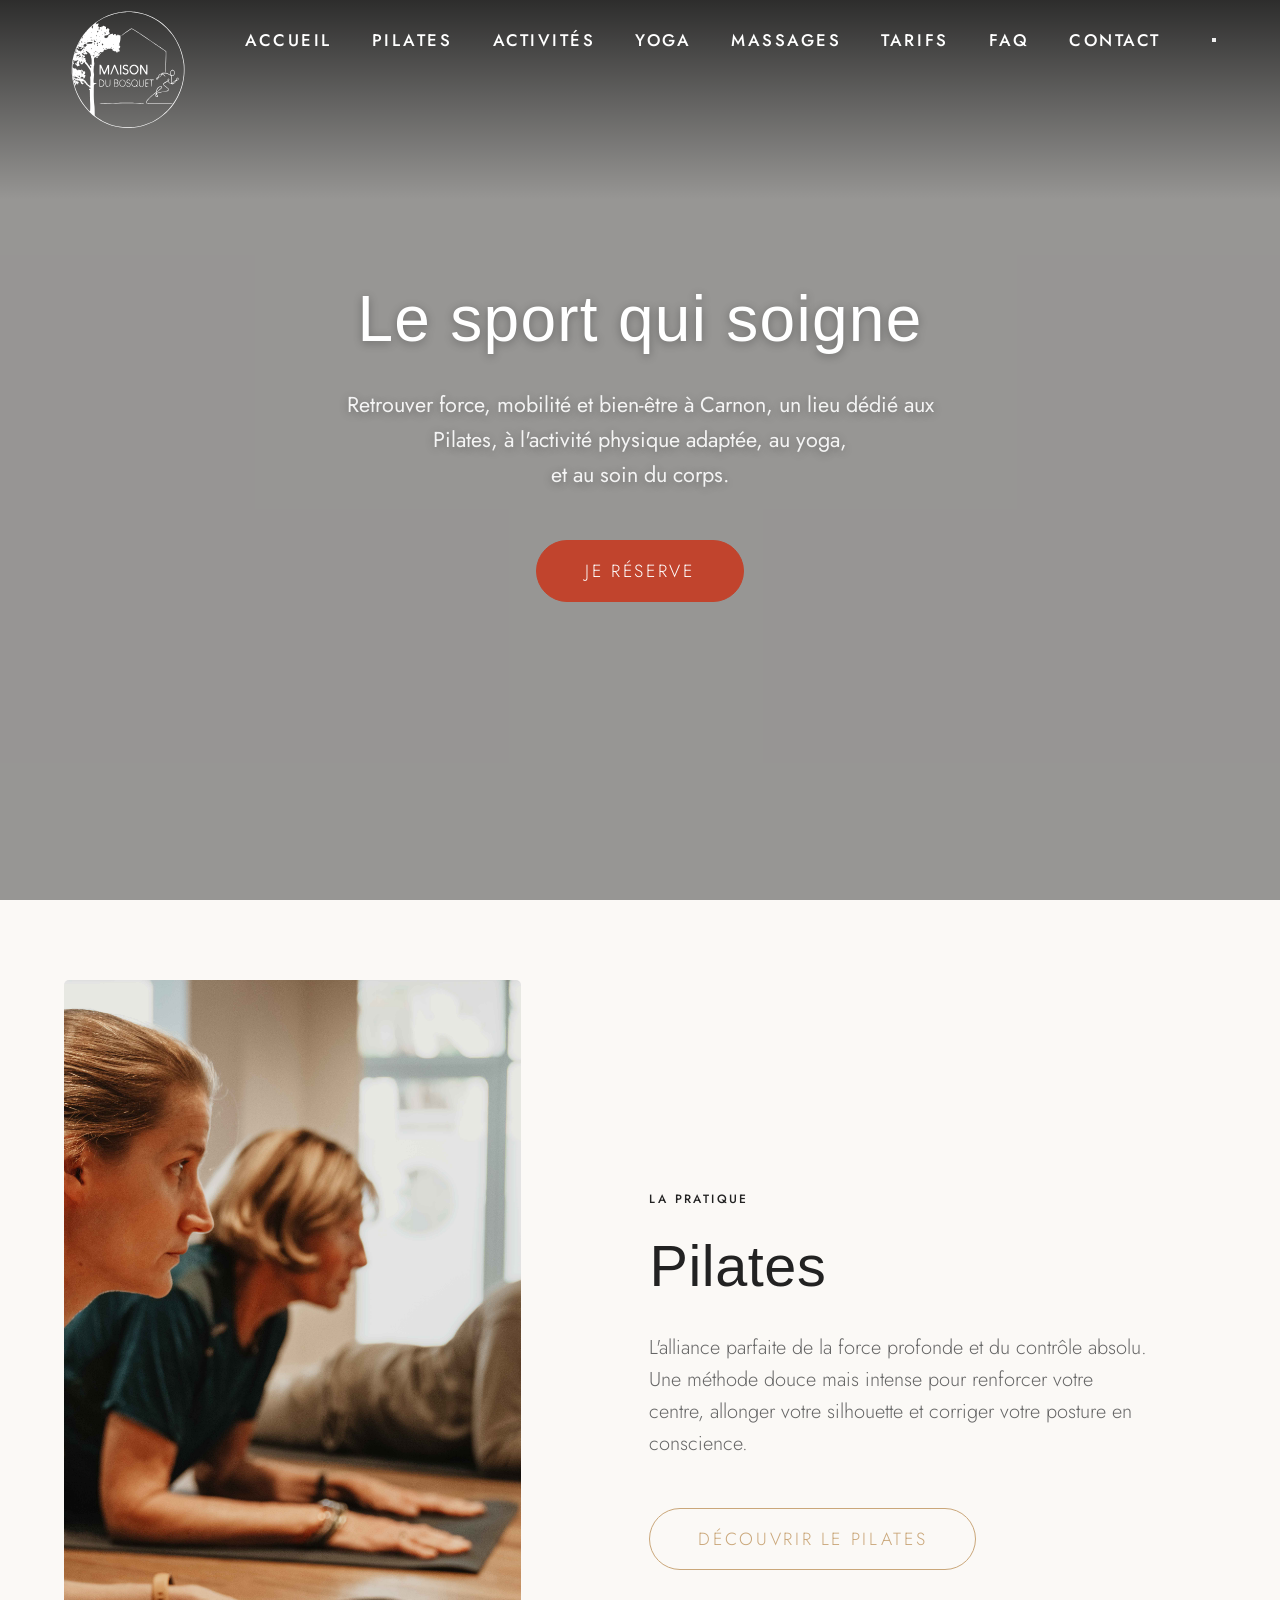
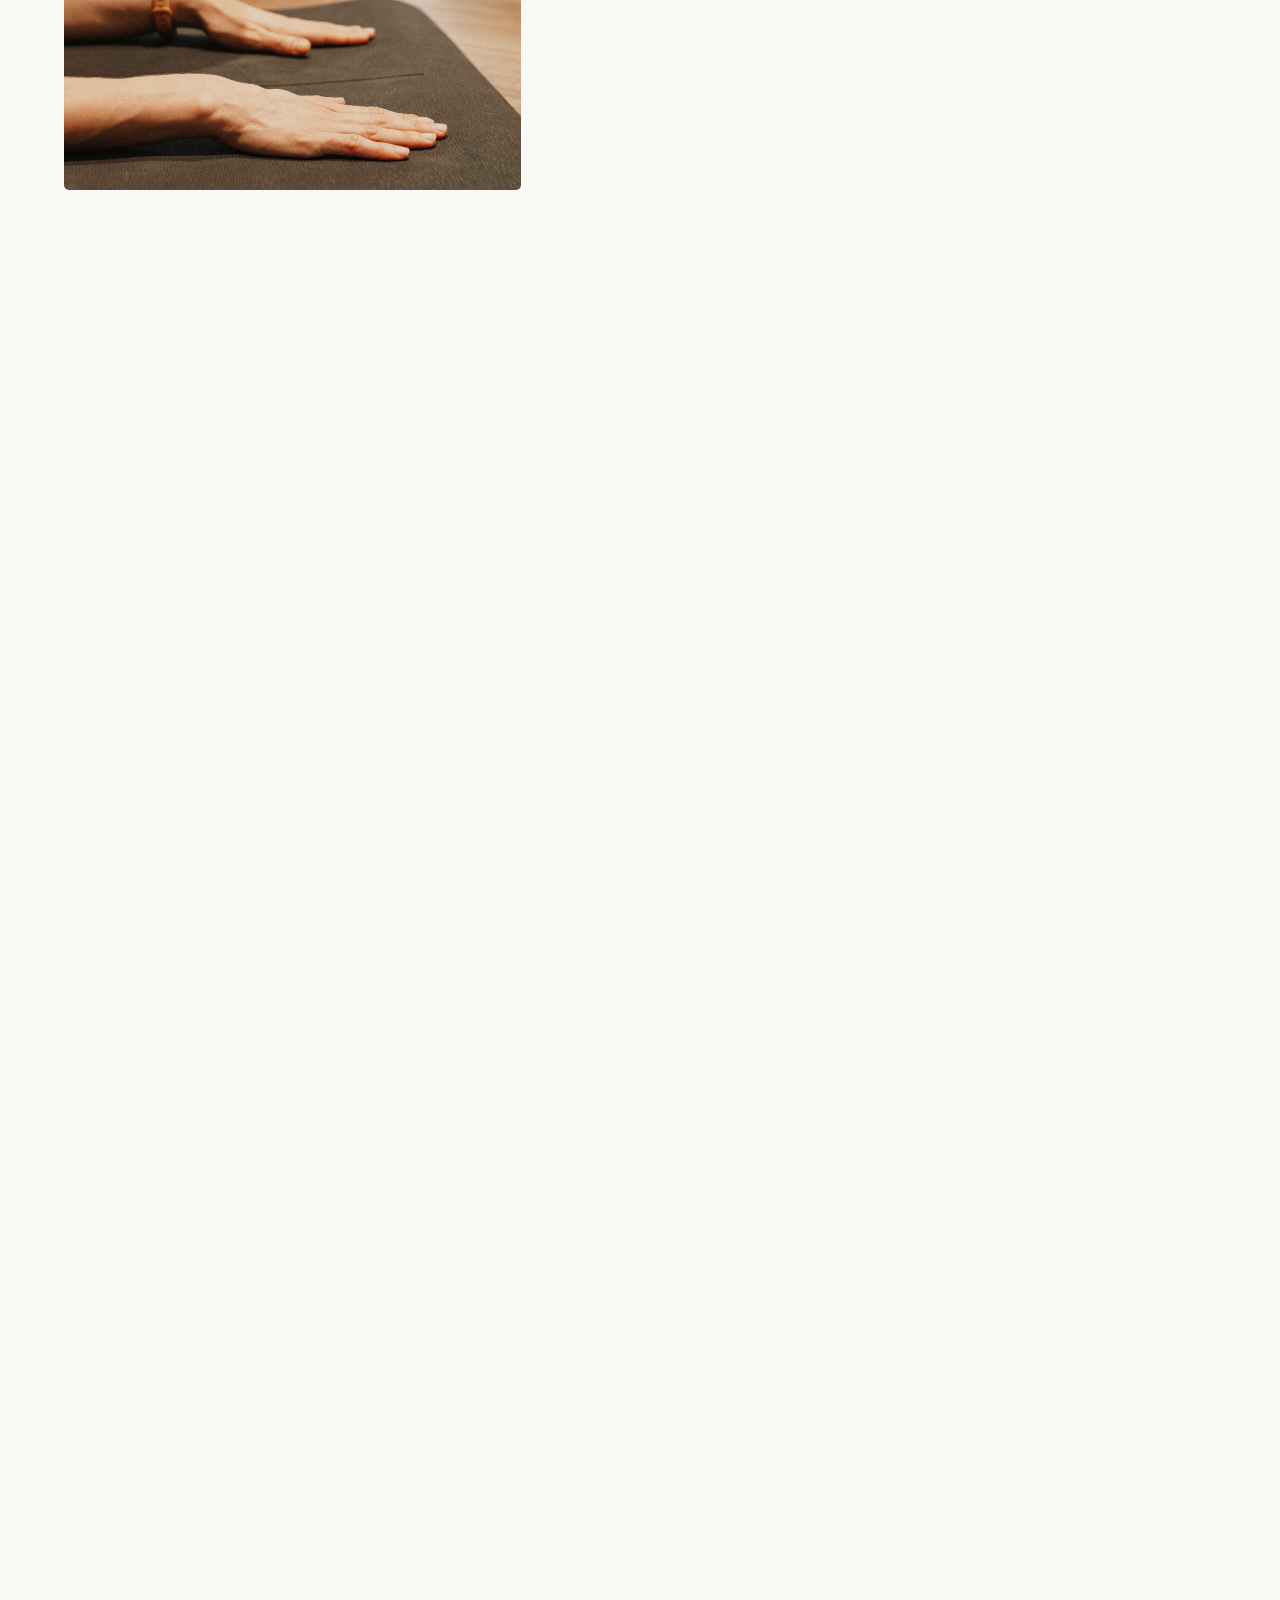
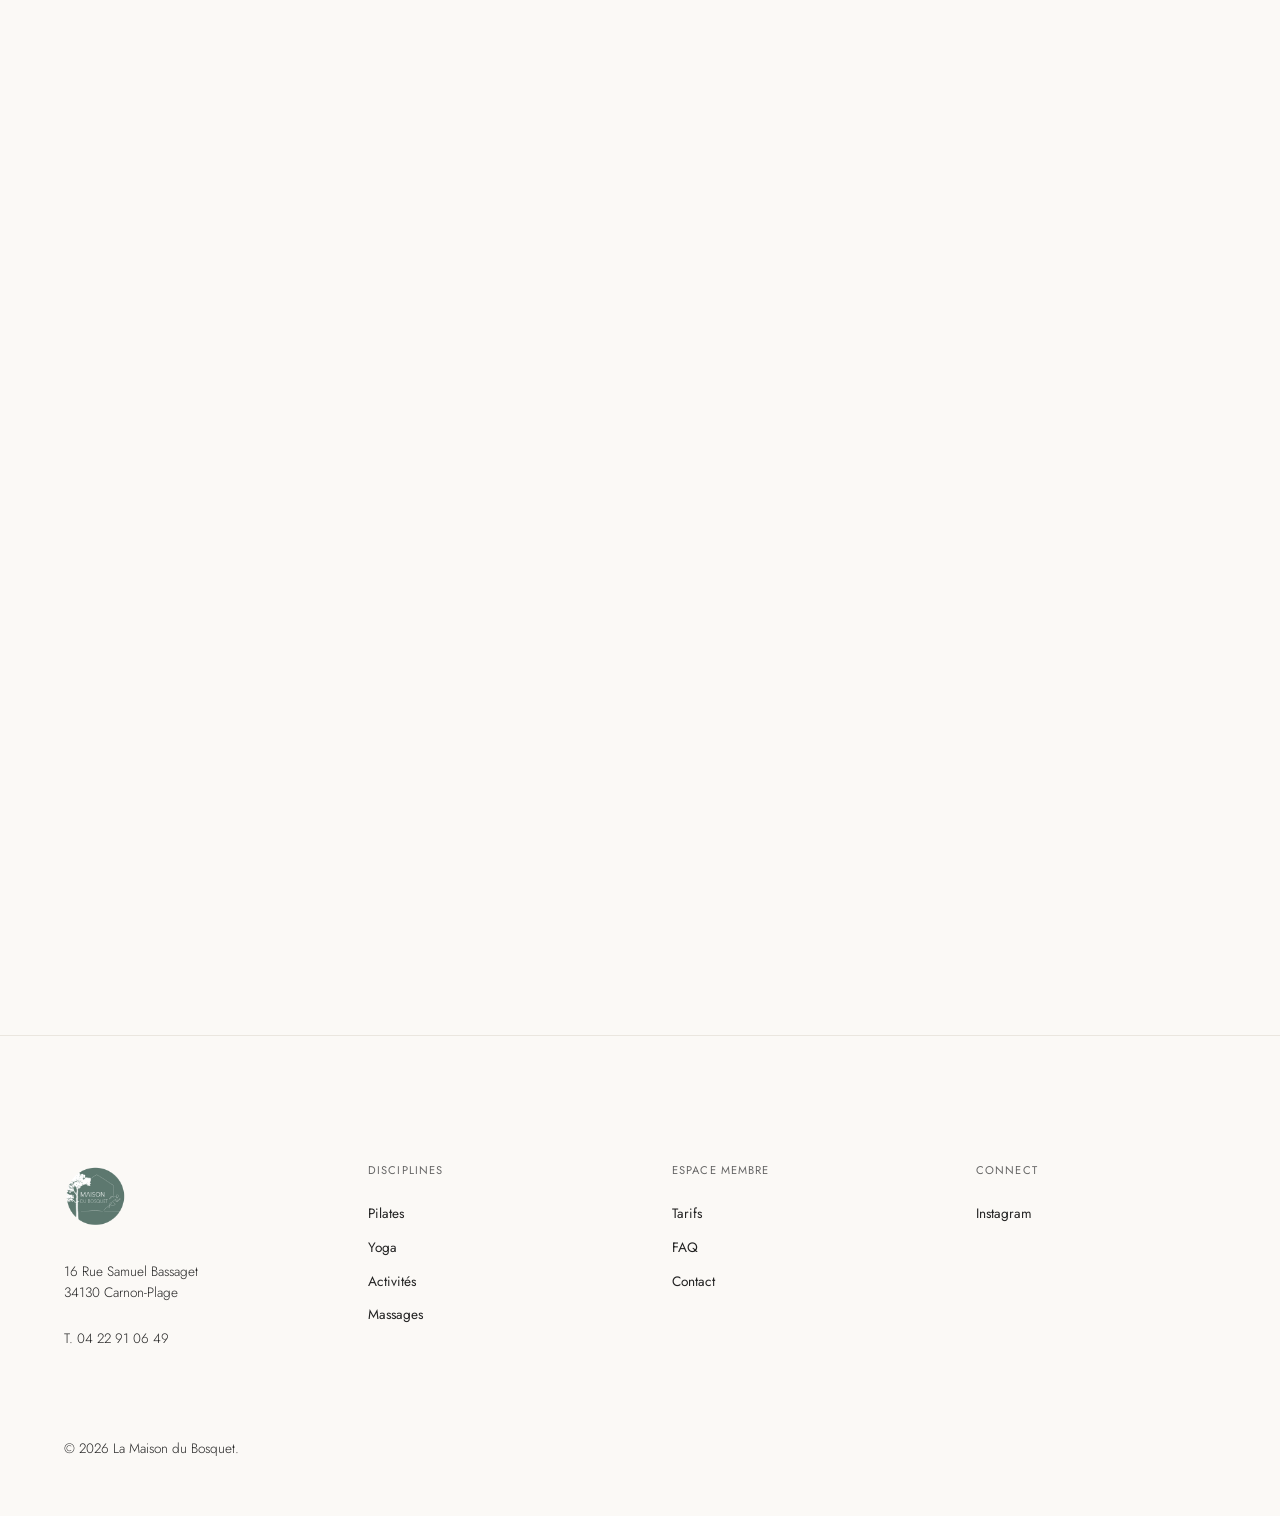
<file: index.html>
<!DOCTYPE html>
<html lang="fr">
<head>
  <meta charset="UTF-8">
  <meta name="viewport" content="width=device-width, initial-scale=1.0">
  <title>La Maison du Bosquet | Mouvement & Bien-être</title>
  <meta name="description" content="Une approche holistique du mouvement à Carnon-Plage. Pilates, Yoga, Massages et A.P.A dans un espace pensé pour la sérénité.">
  
  <link rel="stylesheet" href="style.css">
</head>
<body>

  <!-- HEADER -->
  <header class="site-header">
    <div class="container" style="display: flex; justify-content: space-between; align-items: center; width: 100%;">
      <div class="logo">
        <a href="index.html">
          <img src="Branding/MaisonDuBosquet_logo_vectorise_blanc.svg" alt="La Maison du Bosquet">
        </a>
      </div>
      
      <nav class="main-nav">
        <ul>
          <li><a href="index.html">Accueil</a></li>
          <li><a href="pilates.html">Pilates</a></li>
          <li><a href="training-apa.html">Activités</a></li>
          <li><a href="yoga.html">Yoga</a></li>
          <li><a href="massages.html">Massages</a></li>
          <li><a href="tarifs.html">Tarifs</a></li>
          <li><a href="faq.html">FAQ</a></li>
          <li><a href="contact.html">Contact</a></li>
        </ul>
      </nav>
      
      <a href="#offre-decouverte" class="btn btn-primary" style="display: none;">JE RÉSERVE</a>
      
      <button class="burger-btn" aria-label="Menu" aria-expanded="false">
        <div class="burger-line"></div>
        <div class="burger-line"></div>
        <div class="burger-line"></div>
      </button>
    </div>
  </header>

  <!-- MOBILE MENU -->
  <nav class="mobile-menu">
    <a href="index.html">Accueil</a>
    <a href="pilates.html">Pilates</a>
    <a href="training-apa.html">Activités</a>
    <a href="yoga.html">Yoga</a>
    <a href="massages.html">Massages</a>
    <a href="tarifs.html">Tarifs</a>
    <a href="faq.html">FAQ</a>
    <a href="contact.html">Contact</a>
    
  </nav>

  <!-- HERO (Video Fullscreen) -->
  <section class="luxury-hero">
    <div class="hero-video-wrapper">
      <video autoplay muted loop playsinline>
        <source src="Video/HeroVideo.mp4" type="video/mp4">
      </video>
      <div class="hero-video-overlay"></div>
    </div>
    
    <div class="hero-text-overlay reveal">
      <h1>Le sport qui soigne</h1>
      <p style="margin: 2rem auto 3rem;">Retrouver force, mobilité et bien-être à Carnon, un lieu dédié aux Pilates, à l'activité physique adaptée, au yoga,<br>et au soin du corps.</p>
      <a href="#offre-decouverte" class="btn btn-primary">JE RÉSERVE</a>
    </div>
  </section>

  <!-- EDITORIAL SPLIT: PILATES -->
  <section class="editorial-split container">
    <div class="editorial-img reveal">
      <img src="Photos/PILATES/Pilates04.jpg" alt="La méthode Pilates">
    </div>
    <div class="editorial-content reveal">
      <span class="sur-titre">La Pratique</span>
      <h2>Pilates</h2>
      <p>L'alliance parfaite de la force profonde et du contrôle absolu. Une méthode douce mais intense pour renforcer votre centre, allonger votre silhouette et corriger votre posture en conscience.</p>
      <div style="margin-top: 3rem; margin-bottom: 10px;">
        <a href="pilates.html" class="btn">Découvrir le Pilates</a>
      </div>
    </div>
  </section>

  <!-- EDITORIAL SPLIT: YOGA -->
  <section class="editorial-split reverse container" style="margin-top: 8rem;">
    <div class="editorial-img reveal">
      <img src="Photos/YOGA/Yoga04.jpg" alt="Séance de Yoga">
    </div>
    <div class="editorial-content reveal">
      <span class="sur-titre">L'Apaisement</span>
      <h2>Yoga</h2>
      <p>Reconnectez le corps et l'esprit à travers des pratiques classiques et du Hatha Yoga. Un espace pour respirer, retrouver de la flexibilité et ancrer votre sérénité au quotidien.</p>
      <div style="margin-top: 3rem; margin-bottom: 20px;">
        <a href="yoga.html" class="btn">Découvrir le Yoga</a>
      </div>
    </div>
  </section>

  <!-- CLEAN LIST: POURQUOI NOUS ? -->
  <section class="container reveal">
    <div class="text-center mb-4">
      <span class="sur-titre">Philosophie</span>
      <h2>Une approche sur-mesure</h2>
    </div>
    
    <div class="clean-list">
      <div class="clean-list-item">
        <h3>L'Intimité du groupe</h3>
        <p>Des effectifs très réduits pour garantir un accompagnement quasi-individuel et préserver la quiétude du lieu.</p>
      </div>
      <div class="clean-list-item">
        <h3>Expertise & Bienveillance</h3>
        <p>Nos professeurs sont des experts certifiés, dédiés à l'évolution de votre pratique dans le respect de votre anatomie.</p>
      </div>
      <div class="clean-list-item">
        <h3>Une vision holistique</h3>
        <p>Du renforcement musculaire profond (Pilates) à la récupération par le massage (Ko Bi Do, Réflexologie), tout est pensé pour votre équilibre.</p>
      </div>
    </div>
  </section>

  <!-- CTA BANNER -->
  <section id="offre-decouverte" class="cta-banner reveal" style="z-index: 2;" style="padding-top: 5rem;">
    <span class="sur-titre">Invitation</span>
    <h2>Commencez votre voyage</h2>
    
    <div style="background: var(--color-white); border-radius: 30px; padding: 4rem 2rem; max-width: 500px; margin: 3rem auto 0; border: 1px solid rgba(193, 68, 45, 0.2); box-shadow: 0 10px 50px rgba(193, 68, 45, 0.25);">
      <h3 style="font-family: var(--font-body); font-weight: 400; font-size: 1.2rem; margin-bottom: 1rem; text-transform: uppercase; letter-spacing: 0.1em;">Offre Découverte</h3>
      <p style="font-size: 1.5rem; color: var(--color-text); margin-bottom: 3rem; font-weight: 300;">Profitez de votre première séance à <strong>10€</strong></p>
      <a href="https://backoffice.bsport.io/customer/payment/pass/768179/?membership=2561&amp;force=true" target="_blank" class="btn btn-primary" style="width: 100%;">JE RÉSERVE</a>
    </div>
  </section>

  <!-- FOOTER -->
  <footer class="site-footer">
    <div class="container">
      <div class="footer-grid">
        <div>
          <img src="Branding/LogoVert.png" alt="Logo" style="height: 65px; margin-bottom: 2rem;">
          <p>16 Rue Samuel Bassaget<br>34130 Carnon-Plage</p>
          <p style="margin-top: 1rem;">T. 04 22 91 06 49</p>
        </div>
        
        <div>
          <h4>Disciplines</h4>
          <ul>
            <li style="margin-bottom: 0.5rem;"><a href="pilates.html">Pilates</a></li>
            <li style="margin-bottom: 0.5rem;"><a href="yoga.html">Yoga</a></li>
            <li style="margin-bottom: 0.5rem;"><a href="training-apa.html">Activités</a></li>
            <li style="margin-bottom: 0.5rem;"><a href="massages.html">Massages</a></li>
          </ul>
        </div>

        <div>
          <h4>Espace Membre</h4>
          <ul>
            <li style="margin-bottom: 0.5rem;"><a href="tarifs.html">Tarifs</a></li>
            <li style="margin-bottom: 0.5rem;"><a href="faq.html">FAQ</a></li>
            <li style="margin-bottom: 0.5rem;"><a href="contact.html">Contact</a></li>
          </ul>
        </div>
        
        <div>
          <h4>Connect</h4>
          <ul>
            <li><a href="https://www.instagram.com/maisondubosquet/" target="_blank">Instagram</a></li>
          </ul>
        </div>
      </div>
      <div class="footer-bottom">
        <p>&copy; 2026 La Maison du Bosquet.</p>
      </div>
    </div>
  </footer>

  <script>
    // Reveal Animations
    const observer = new IntersectionObserver((entries) => {
      entries.forEach(entry => {
        if (entry.isIntersecting) {
          entry.target.classList.add('visible');
        }
      });
    }, { threshold: 0.15 });

    document.querySelectorAll('.reveal').forEach(el => observer.observe(el));

    // Header Scroll Logic
    window.addEventListener('scroll', () => {
      const header = document.querySelector('.site-header');
      if(window.scrollY > 50) {
        header.classList.add('scrolled');
      } else {
        header.classList.remove('scrolled');
      }
    });

    // Mobile Menu
    const burger = document.querySelector('.burger-btn');
    const menu = document.querySelector('.mobile-menu');
    burger.addEventListener('click', () => {
      menu.classList.toggle('open');
      document.querySelector('.site-header').classList.toggle('menu-open');
      const lines = burger.querySelectorAll('.burger-line');
      if (menu.classList.contains('open')) {
        lines[0].style.transform = 'rotate(45deg) translate(5px, 5px)';
        lines[2].style.transform = 'rotate(-45deg) translate(2px, -2px)';
      } else {
        lines[0].style.transform = 'none';
        lines[2].style.transform = 'none';
      }
    });
  
    // Parallax and global reveal
    document.querySelectorAll("section:not(.reveal)").forEach(el => {
      el.classList.add("reveal");
      observer.observe(el);
    });


  </script>
</body>
</html>
</file>
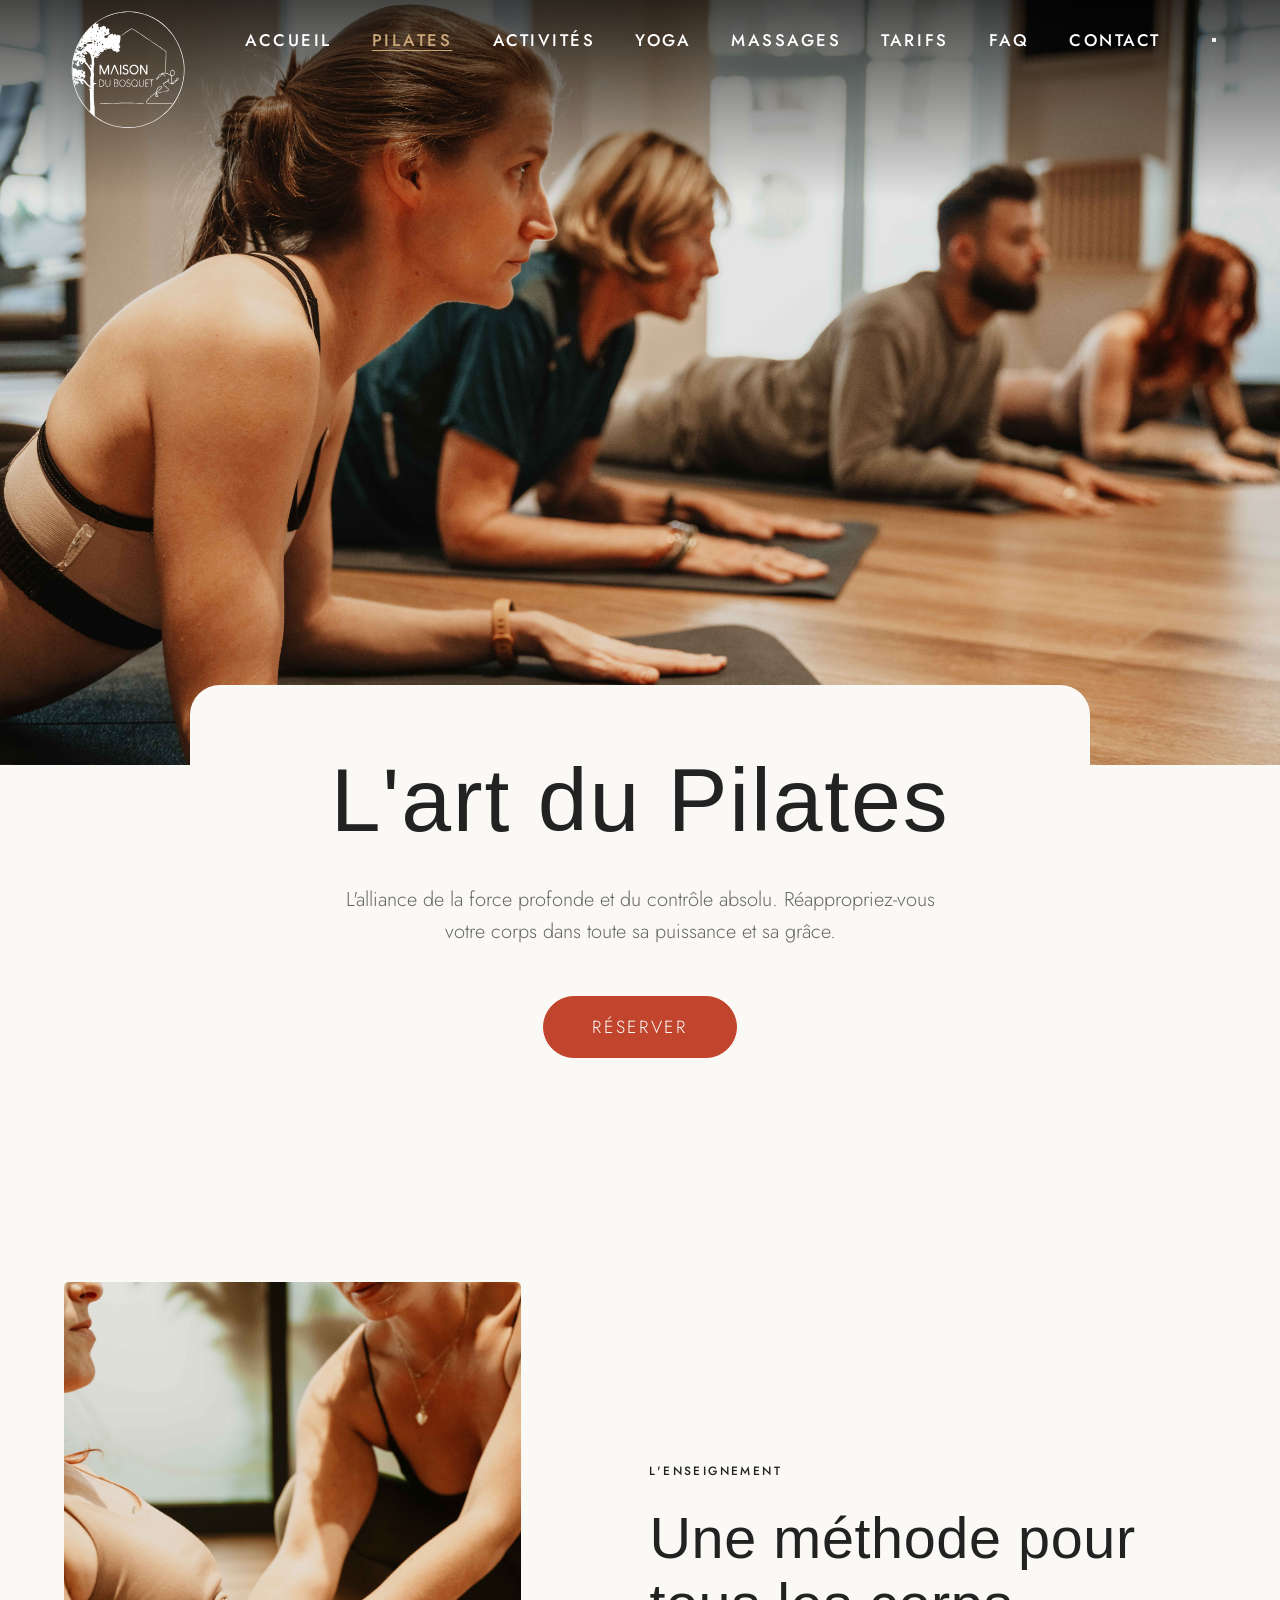
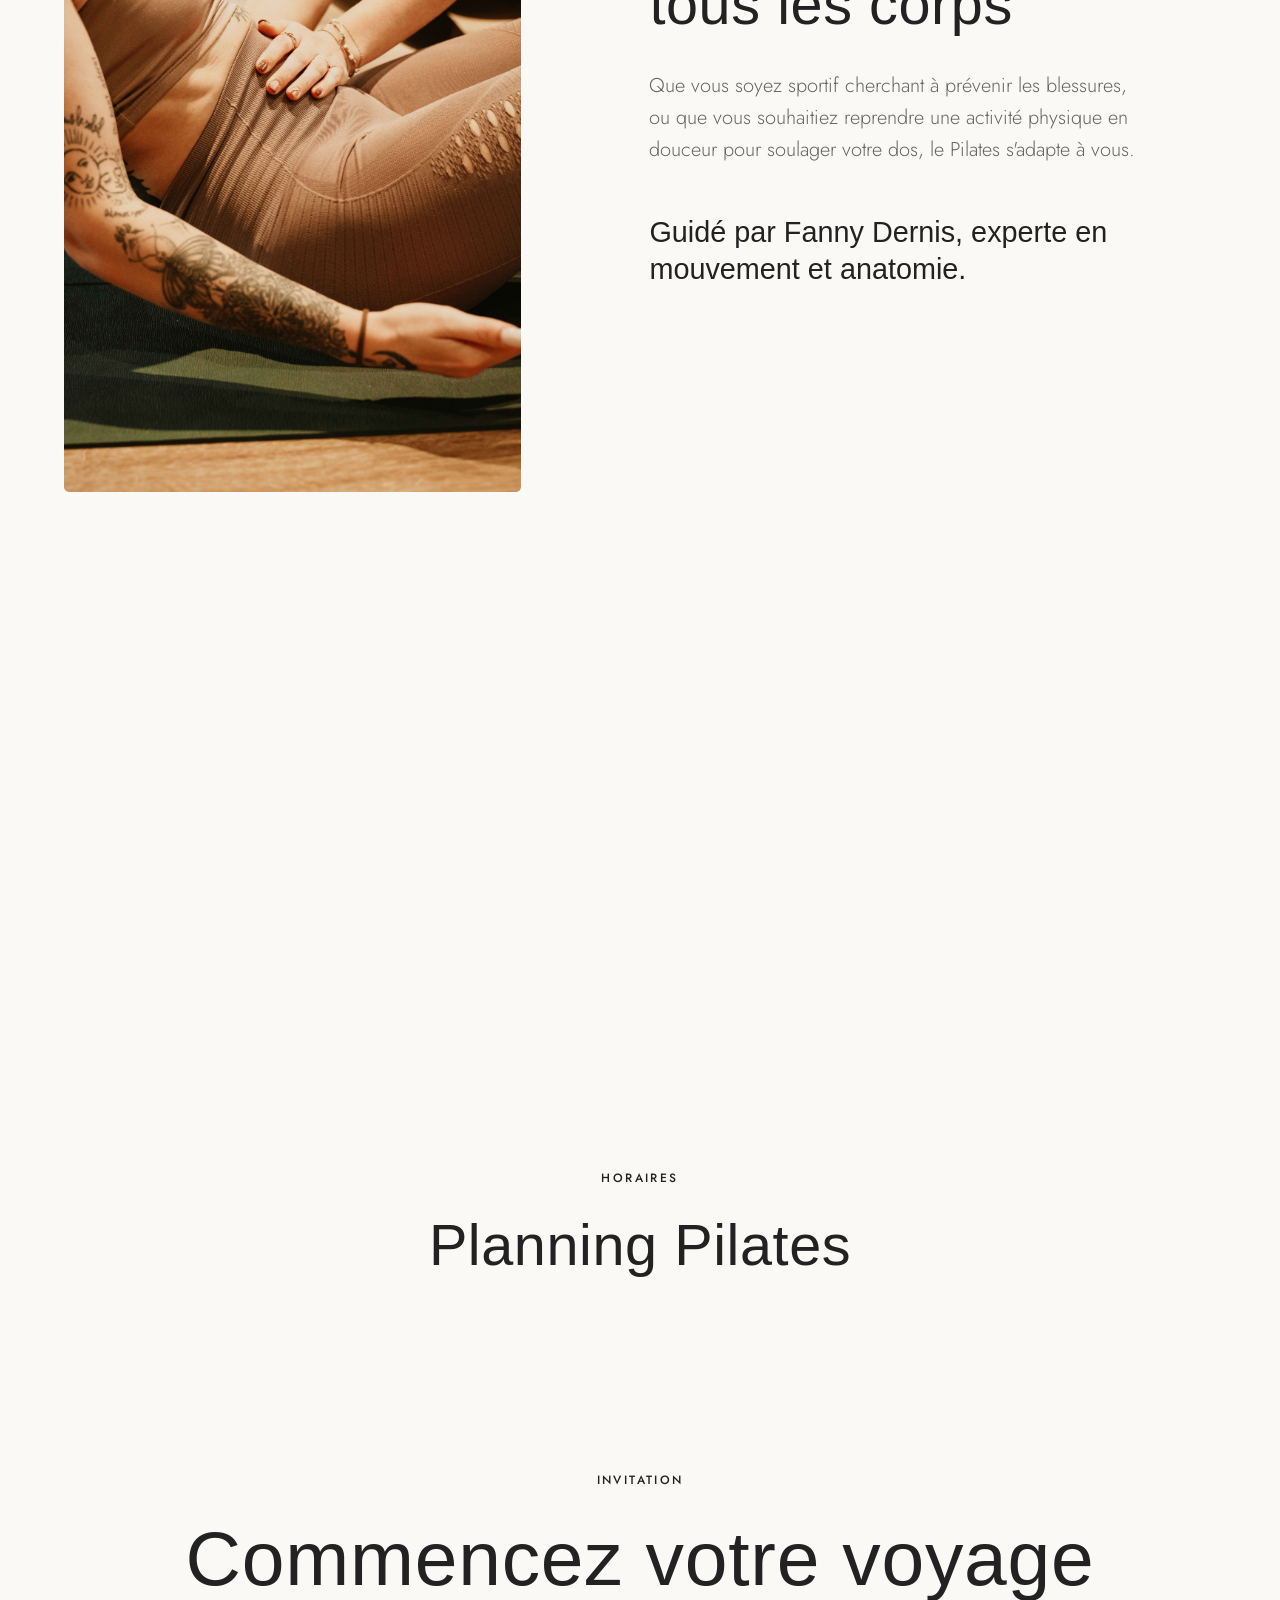
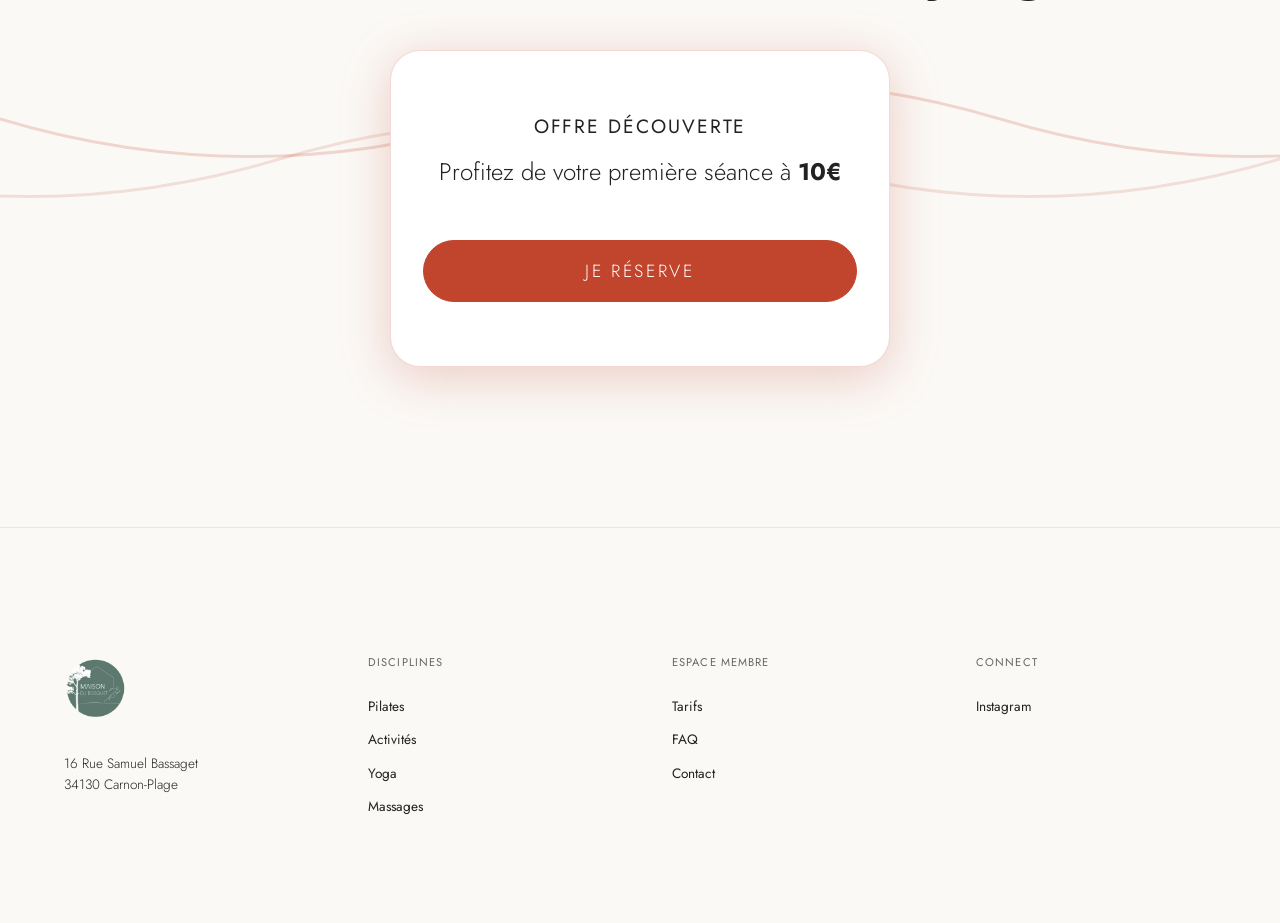
<file: pilates.html>
<!DOCTYPE html>
<html lang="fr">
<head>
  <meta charset="UTF-8">
  <meta name="viewport" content="width=device-width, initial-scale=1.0">
  <title>Pilates | La Maison du Bosquet</title>
  <meta name="description" content="Découvrez notre approche du Pilates à La Maison du Bosquet.">
  
  <link rel="stylesheet" href="style.css">
</head>
<body>

  <!-- HEADER -->
  <header class="site-header">
    <div class="container" style="display: flex; justify-content: space-between; align-items: center; width: 100%;">
      <div class="logo">
        <a href="index.html">
          <img src="Branding/MaisonDuBosquet_logo_vectorise_blanc.svg" alt="La Maison du Bosquet">
        </a>
      </div>
      
      <nav class="main-nav">
        <ul>
          <li><a href="index.html">Accueil</a></li>
          <li><a href="pilates.html" class="active">Pilates</a></li>
          <li><a href="training-apa.html">Activités</a></li>
          <li><a href="yoga.html">Yoga</a></li>
          <li><a href="massages.html">Massages</a></li>
          <li><a href="tarifs.html">Tarifs</a></li>
          <li><a href="faq.html">FAQ</a></li>
          <li><a href="contact.html">Contact</a></li>
        </ul>
      </nav>
      
      <button class="burger-btn" aria-label="Menu" aria-expanded="false">
        <div class="burger-line"></div>
        <div class="burger-line"></div>
        <div class="burger-line"></div>
      </button>
    </div>
  </header>

  <!-- MOBILE MENU -->
  <nav class="mobile-menu">
    <a href="index.html">Accueil</a>
    <a href="pilates.html" class="active">Pilates</a>
    <a href="training-apa.html">Activités</a>
    <a href="yoga.html">Yoga</a>
    <a href="massages.html">Massages</a>
    <a href="tarifs.html">Tarifs</a>
    <a href="faq.html">FAQ</a>
    <a href="contact.html">Contact</a>
    
  </nav>

  <!-- HERO (Full bleed) -->
  <section style="padding: 0; margin-bottom: 10rem;">
    <div class="hero-image-wrapper" style="height: 85vh; width: 100%; overflow: hidden;">
      <img src="Photos/PILATES/Pilates04.jpg" alt="Séance de Pilates" style="width: 100%; height: 100%; object-fit: cover; object-position: center 30%;">
    </div>
    
    <div class="container text-center reveal" style="margin-top: -5rem; position: relative; z-index: 2; background: var(--color-bg); padding: 4rem 2rem; max-width: 900px; border-radius: 30px;">
      <h1>L'art du Pilates</h1>
      <p style="margin: 2rem auto 3rem;">L'alliance de la force profonde et du contrôle absolu. Réappropriez-vous votre corps dans toute sa puissance et sa grâce.</p>
      <a href="#offre-decouverte" class="btn btn-primary">RÉSERVER</a>
    </div>
  </section>

  <!-- EDITORIAL SPLIT -->
  <section class="editorial-split container">
    <div class="editorial-img reveal">
      <img src="Photos/PILATES/Pilates03.jpg" alt="Fanny Dernis">
    </div>
    <div class="editorial-content reveal">
      <span class="sur-titre">L'Enseignement</span>
      <h2>Une méthode pour tous les corps</h2>
      <p>Que vous soyez sportif cherchant à prévenir les blessures, ou que vous souhaitiez reprendre une activité physique en douceur pour soulager votre dos, le Pilates s'adapte à vous.</p>
      <p style="margin-top: 3rem; font-family: var(--font-heading); font-size: 1.8rem; color: var(--color-text); line-height: 1.3;">Guidé par Fanny Dernis, experte en mouvement et anatomie.</p>
    </div>
  </section>

  <!-- CLEAN LIST: BENEFICES -->
  <section class="container reveal">
    <div class="text-center mb-4">
      <span class="sur-titre">Bénéfices</span>
      <h2>Transformation profonde</h2>
    </div>
    
    <div class="clean-list">
      <div class="clean-list-item">
        <h3>Posture Alignée</h3>
        <p>Réalignez votre corps et corrigez les mauvaises postures en travaillant les muscles stabilisateurs profonds.</p>
      </div>
      <div class="clean-list-item">
        <h3>Soulagement Dorsal</h3>
        <p>Renforcez les muscles de soutien de la colonne pour prévenir et apaiser les douleurs chroniques.</p>
      </div>
      <div class="clean-list-item">
        <h3>Force Interne & Mobilité</h3>
        <p>Gagnez en amplitude articulaire, en grâce de mouvement et en élasticité musculaire globale.</p>
      </div>
    </div>
  </section>

  <!-- WIDGET PLANNING -->
  <section id="planning" class="container reveal" style="margin-top: 3rem;">
    <div class="text-center mb-4">
      <span class="sur-titre">Horaires</span>
      <h2>Planning Pilates</h2>
    </div>
    
    <div id="bsport-widget-221990" style="max-width: 1200px; margin: 0 auto; max-height: 650px; overflow-y: auto; overflow-x: hidden;"></div>
    
    <script id="insert-bsport-widget-cdn">!function (b, s, p, o, r, t) { typeof window.BsportWidget === "undefined" && !document.getElementById("bsport-widget-cdn") && !function () { m = b.createElement(s), m.id = "bsport-widget-cdn", m.src = p, b.getElementsByTagName("head")[0].appendChild(m) }() }(document, "script", "https://cdn.bsport.io/scripts/widget.js")</script>
    <script id="bsport-widget-mount">
        function MountBsportWidget(config, repeat=1) {
            if (repeat > 50) { return }
            if (!window.BsportWidget) {
                return setTimeout(() => {
                    MountBsportWidget(config,repeat+1)
                }, 100 * repeat || 1)
            }
            BsportWidget.mount(config)
        }
    </script>
    <script>
        MountBsportWidget({
                "parentElement": "bsport-widget-221990",
                "companyId": 2561,
                "franchiseId": null,
                "dialogMode": 1,
                "widgetType": "calendar", 
                "showFab": false,
                "fullScreenPopup": false,
                "styles":undefined,
                "config": {
                    "calendar": {                "metaActivities": [
                    122707,
                    165592
                ],
                "establishments": [
                    9788,
                    9787,
                    9790
                ],
                "establishmentGroups": [],
                "levels": [
                    1
                ]}
                }  
            })
    </script>
  </section>

    <!-- CTA BANNER -->
  <section id="offre-decouverte" class="cta-banner reveal" style="z-index: 2;" style="padding-top: 5rem;">
    <span class="sur-titre">Invitation</span>
    <h2>Commencez votre voyage</h2>
    
    <div style="background: var(--color-white); border-radius: 30px; padding: 4rem 2rem; max-width: 500px; margin: 3rem auto 0; border: 1px solid rgba(193, 68, 45, 0.2); box-shadow: 0 10px 50px rgba(193, 68, 45, 0.25);">
      <h3 style="font-family: var(--font-body); font-weight: 400; font-size: 1.2rem; margin-bottom: 1rem; text-transform: uppercase; letter-spacing: 0.1em;">Offre Découverte</h3>
      <p style="font-size: 1.5rem; color: var(--color-text); margin-bottom: 3rem; font-weight: 300;">Profitez de votre première séance à <strong>10€</strong></p>
      <a href="https://backoffice.bsport.io/customer/payment/pass/768179/?membership=2561&amp;force=true" target="_blank" class="btn btn-primary" style="width: 100%;">JE RÉSERVE</a>
    </div>
  </section>

  <!-- FOOTER -->
  <footer class="site-footer">
    <!-- Identique à index.html -->
    <div class="container">
      <div class="footer-grid">
        <div>
          <img src="Branding/LogoVert.png" alt="Logo" style="height: 65px; margin-bottom: 2rem;">
          <p>16 Rue Samuel Bassaget<br>34130 Carnon-Plage</p>
        </div>
        <div>
          <h4>Disciplines</h4>
          <ul>
            <li style="margin-bottom: 0.5rem;"><a href="pilates.html">Pilates</a></li>
            <li style="margin-bottom: 0.5rem;"><a href="training-apa.html">Activités</a></li>
            <li style="margin-bottom: 0.5rem;"><a href="yoga.html">Yoga</a></li>
            <li style="margin-bottom: 0.5rem;"><a href="massages.html">Massages</a></li>
          </ul>
        </div>
        <div>
          <h4>Espace Membre</h4>
          <ul>
            <li style="margin-bottom: 0.5rem;"><a href="tarifs.html">Tarifs</a></li>
            <li style="margin-bottom: 0.5rem;"><a href="faq.html">FAQ</a></li>
            <li style="margin-bottom: 0.5rem;"><a href="contact.html">Contact</a></li>
          </ul>
        </div>
        <div>
          <h4>Connect</h4>
          <ul>
            <li><a href="https://www.instagram.com/maisondubosquet/" target="_blank">Instagram</a></li>
          </ul>
        </div>
      </div>
    </div>
  </footer>

  <script>
    const observer = new IntersectionObserver((entries) => {
      entries.forEach(entry => {
        if (entry.isIntersecting) entry.target.classList.add('visible');
      });
    }, { threshold: 0.15 });

    document.querySelectorAll('.reveal').forEach(el => observer.observe(el));

    window.addEventListener('scroll', () => {
      const header = document.querySelector('.site-header');
      if(window.scrollY > 50) {
        header.classList.add('scrolled');
      } else {
        header.classList.remove('scrolled');
      }
    });

    const burger = document.querySelector('.burger-btn');
    const menu = document.querySelector('.mobile-menu');
    burger.addEventListener('click', () => {
      menu.classList.toggle('open');
      document.querySelector('.site-header').classList.toggle('menu-open');
      const lines = burger.querySelectorAll('.burger-line');
      if (menu.classList.contains('open')) {
        lines[0].style.transform = 'rotate(45deg) translate(5px, 5px)';
        lines[2].style.transform = 'rotate(-45deg) translate(2px, -2px)';
      } else {
        lines[0].style.transform = 'none';
        lines[2].style.transform = 'none';
      }
    });
  
    // Parallax and global reveal
    document.querySelectorAll("section:not(.reveal)").forEach(el => {
      el.classList.add("reveal");
      observer.observe(el);
    });


  </script>
</body>
</html>
</file>
<file: style.css>
/* ==========================================================================
   VARIABLES CSS (LUXURY WELLNESS - HOTEL STYLE)
   Mix: 50% Sky Ting, 30% The Pilates Class, 20% Ourano Yoga
   ========================================================================== */
@import url('https://fonts.googleapis.com/css2?family=Cinzel:wght@400;500;600&family=Jost:wght@300;400;500&display=swap');

:root {
  /* Colors - Ultra minimaliste */
  --color-bg: #FBF9F6; /* Crème très clair, poudré */
  --color-text: #222222; /* Noir profond mais doux (pas #000) */
  --color-text-light: #666666; /* Gris chaud pour les descriptions */
  
  /* L'accent demandé par le client */
  --color-accent: #C1442D; /* Rouge/Orange vibrant */
  
  --color-white: #FFFFFF;
  --color-border: #EAE6DF; /* Bordure presque invisible */

  /* Typography - Très mode / hôtellerie */
  --font-heading: Avenir, sans-serif; /* Avenir comme demandé */
  --font-body: 'Jost', sans-serif; /* Sans-serif géométrique, fin, très "The Pilates Class" */

  /* Layout & Spacing - Le "vide" est notre meilleur atout */
  --header-height: 80px;
  --header-scrolled-height: 60px;
  --container-max: 1400px;
  --container-px: 5vw;
  --spacing-section: 15rem; /* Marges gigantesques */
  --spacing-section-mobile: 8rem;

  /* Timings */
  --transition-slow: 0.8s cubic-bezier(0.25, 1, 0.5, 1);
  --transition-fast: 0.3s ease;
}

/* ==========================================================================
   RESET & BASE
   ========================================================================== */
*, *::before, *::after {
  box-sizing: border-box;
  margin: 0;
  padding: 0;
}

html {
  font-size: 16px;
  scroll-behavior: smooth;
  overflow-x: hidden;
}

body {
  font-family: var(--font-body);
  color: var(--color-text);
  background-color: var(--color-bg);
  line-height: 1.6;
  -webkit-font-smoothing: antialiased;
  -moz-osx-font-smoothing: grayscale;
  overflow-x: hidden;
  width: 100%;
  position: relative;
}

/* Typography Rules */
h1, h2, h3, h4, h5, h6 {
  font-family: var(--font-heading);
  font-weight: 400;
  line-height: 1.15;
  color: var(--color-text);
}

h1 {
  font-size: clamp(3rem, 7vw, 6rem);
  letter-spacing: 0.02em;
}

h2 {
  font-size: clamp(2rem, 4.5vw, 4.5rem);
  letter-spacing: 0.01em;
  margin-bottom: 2rem;
}

h3 {
  font-size: clamp(1.2rem, 2.5vw, 1.8rem);
  font-weight: 500;
  margin-bottom: 1rem;
}

p {
  font-size: 1.25rem;
  font-weight: 300;
  color: var(--color-text-light);
  margin-bottom: 1.5rem;
  max-width: 600px; /* Ne jamais avoir de lignes de texte trop longues */
}

/* Le sur-titre style "magazine" (très The Pilates Class) */
.sur-titre {
  font-family: var(--font-body);
  text-transform: uppercase;
  letter-spacing: 0.2em;
  font-size: 0.75rem;
  font-weight: 500;
  color: var(--color-text);
  margin-bottom: 1.5rem;
  display: block;
}

a {
  color: inherit;
  text-decoration: none;
  transition: opacity var(--transition-fast);
}

@media (hover: hover) {
  a:hover {
    opacity: 0.6;
  }
}

ul {
  list-style: none;
}

img {
  max-width: 100%;
  height: auto;
  display: block;
}

/* ==========================================================================
   LAYOUT
   ========================================================================== */
.container {
  width: 100%;
  max-width: var(--container-max);
  margin: 0 auto;
  padding: 0 var(--container-px);
}

section {
  padding: var(--spacing-section) 0;
}

@media (max-width: 768px) {
  section {
    padding: var(--spacing-section-mobile) 0;
  }
}

.text-center { text-align: center; }
.text-center p { margin-left: auto; margin-right: auto; }

/* ==========================================================================
   HEADER
   ========================================================================== */
.site-header {
  position: fixed;
  top: 0;
  left: 0;
  width: 100%;
  height: var(--header-height);
  z-index: 100;
  display: flex;
  align-items: center;
  transition: all var(--transition-slow);
  background: transparent;
  color: var(--color-white);
  border-bottom: none;
}

.site-header.scrolled {
  background: #5C786F;
  height: var(--header-scrolled-height);
}

/* Logo beaucoup plus grand au repos */
.logo img {
  height: 130px;
  transition: all var(--transition-fast);
  margin-top: 60px; /* Pousse le logo encore plus vers le bas */
  image-rendering: high-quality; /* Améliore le lissage */
  -webkit-font-smoothing: antialiased;
  transform: translateZ(0); /* Force l'accélération matérielle */
}

.site-header.scrolled .logo img {
  height: 40px; /* Revient petit sur le bandeau sauge */
  margin-top: 0px; /* Le replace au centre lors du scroll */
}

.main-nav ul {
  display: flex;
  gap: 2.5rem;
}

.main-nav a {
  font-family: var(--font-body);
  font-size: 1.05rem;
  text-transform: uppercase;
  letter-spacing: 0.15em;
  font-weight: 500;
  position: relative;
  color: var(--color-white);
}

.main-nav a.active {
  color: #caa77a !important;
  text-decoration: underline;
  text-underline-offset: 4px;
  opacity: 1;
}

@media (hover: hover) {
  .main-nav a:hover {
    color: #caa77a !important;
    text-decoration: underline;
    text-underline-offset: 4px;
    opacity: 1;
  }
}

/* ==========================================================================
   BUTTONS (Accent Terracotta)
   ========================================================================== */
.btn {
  display: inline-flex;
  align-items: center;
  justify-content: center;
  padding: 1rem 3rem;
  font-family: var(--font-body);
  text-transform: uppercase;
  letter-spacing: 0.15em;
  font-size: 1.1rem;
  font-weight: 300;
  border: 1px solid #caa77a;
  background: transparent;
  color: #caa77a;
  cursor: pointer;
  transition: all var(--transition-fast);
  border-radius: 50px; /* Boutons totalement arrondis */
}

@media (hover: hover) {
  .btn:hover {
    background: #caa77a;
    color: var(--color-white);
  }
}

/* Le bouton principal prend l'accent Terracotta demandé */
.btn-primary {
  background: var(--color-accent);
  border-color: var(--color-accent);
  color: var(--color-white);
}

@media (hover: hover) {
  .btn-primary:hover {
    background: transparent;
    color: var(--color-accent);
  }
}

/* ==========================================================================
   HERO (Video Fullscreen)
   ========================================================================== */
.luxury-hero {
  position: relative;
  height: 100vh;
  width: 100%;
  display: flex;
  align-items: center;
  justify-content: center;
  /* Retrait du padding-top pour que la vidéo aille jusqu'en haut sous le header */
  padding-top: 0; 
  margin-bottom: 5rem;
}

.hero-video-wrapper {
  position: absolute;
  inset: 0;
  width: 100%;
  height: 100%;
  overflow: hidden;
  z-index: 0;
}

.hero-video-wrapper video {
  width: 100%;
  height: 100%;
  object-fit: cover;
  object-position: center;
  animation: kenBurns 30s infinite alternate ease-in-out;
}

/* Recadrage spécifique pour mobile pour ne pas couper la tête */
@media (max-width: 768px) {
  .hero-video-wrapper video {
    object-position: center 0%; /* Calage absolu sur le haut de l'image (0%) */
  }
}

/* Overlay sombre pour garantir la lisibilité du texte blanc */
.hero-video-overlay {
  position: absolute;
  inset: 0;
  width: 100%;
  height: 100%;
  background: rgba(0, 0, 0, 0.4);
  z-index: 1;
}

/* Dégradé spécifique en haut pour faire ressortir le menu/logo */
.hero-image-wrapper {
  position: relative;
}

.hero-video-wrapper::after,
.hero-image-wrapper::after {
  content: '';
  position: absolute;
  top: 0; left: 0; right: 0;
  height: 200px;
  background: linear-gradient(to bottom, rgba(0,0,0,0.7) 0%, rgba(0,0,0,0) 100%);
  z-index: 2;
  pointer-events: none;
}

/* Ken Burns effect pour toutes les bannières */
@keyframes kenBurns {
  0% { transform: scale(1); }
  100% { transform: scale(1.12); }
}

/* Titre par-dessus la vidéo, poussé vers le bas */
.hero-text-overlay {
  position: relative;
  z-index: 2;
  text-align: center;
  color: var(--color-white);
  padding: 0 2rem;
  max-width: 900px;
  margin-top: 25vh; /* Pousse le contenu vers le bas */
}

@media (max-width: 768px) {
  .hero-text-overlay {
    margin-top: 10vh; /* Remonte le texte sur mobile */
  }
}

.hero-text-overlay h1 {
  color: var(--color-white);
  text-shadow: 0 2px 10px rgba(0,0,0,0.3);
  font-size: clamp(2.2rem, 5vw, 4.5rem); /* Titre légèrement plus petit */
}

.hero-text-overlay .sur-titre {
  color: rgba(255, 255, 255, 0.8);
  text-shadow: 0 2px 10px rgba(0,0,0,0.3);
}

.hero-text-overlay p {
  color: rgba(255, 255, 255, 0.9);
  text-shadow: 0 2px 10px rgba(0,0,0,0.3);
  font-size: 1.35rem; /* Agrandissement du sous-titre */
  font-weight: 400;
}

/* Variante où l'image prend vraiment 100% de l'écran sans padding */
.hero-full-bleed {
  position: absolute;
  inset: 0;
  z-index: -1;
}

.hero-full-bleed img {
  width: 100%;
  height: 100%;
  object-fit: cover;
  animation: kenBurns 30s infinite alternate ease-in-out;
}

/* ==========================================================================
   EDITORIAL SPLIT (Image + Texte)
   ========================================================================== */
.editorial-split {
  display: flex;
  flex-direction: column;
  gap: 4rem;
}

@media (min-width: 1024px) {
  .editorial-split {
    flex-direction: row;
    align-items: center;
    gap: 8rem; /* Vide gigantesque entre photo et texte */
  }
  .editorial-split.reverse {
    flex-direction: row-reverse;
  }
}

.editorial-img {
  width: 100%;
  height: 70vh; /* Photos très verticales façon mode */
  position: relative;
  overflow: hidden;
  border-radius: 5px;
}

@media (min-width: 1024px) {
  .editorial-img {
    width: 45%;
    height: 90vh;
  }
}

.editorial-img img {
  width: 100%;
  height: 100%;
  object-fit: cover;
}

.editorial-content {
  width: 100%;
}

@media (max-width: 768px) {
  .editorial-content .btn {
    margin-bottom: 20px;
  }
}

@media (min-width: 1024px) {
  .editorial-content {
    width: 55%;
    padding-right: 4rem;
  }
  .editorial-split.reverse .editorial-content {
    padding-right: 0;
    padding-left: 4rem;
  }
}

/* ==========================================================================
   LISTE ÉPURÉE (Bénéfices / Valeurs)
   ========================================================================== */
.clean-list {
  display: flex;
  flex-direction: column;
  gap: 3rem;
  max-width: 800px;
  margin: 0 auto;
}

.clean-list-item {
  border-top: 1px solid var(--color-border);
  padding-top: 2rem;
}

.clean-list-item h3 {
  font-family: var(--font-body);
  text-transform: uppercase;
  letter-spacing: 0.1em;
  font-size: 0.9rem;
  margin-bottom: 1rem;
}

.clean-list-item p {
  font-size: 1.2rem;
  color: var(--color-text);
  max-width: 100%;
}

/* ==========================================================================
   LARGE IMAGE BREAK
   ========================================================================== */
.large-image-break {
  width: 100%;
  height: 80vh;
  padding: 0 var(--container-px);
  position: relative;
  overflow: hidden;
  border-radius: 5px;
}

.large-image-break img {
  width: 100%;
  height: 100%;
  object-fit: cover;
}

/* ==========================================================================
   CTA BANNER (Offre découverte)
   ========================================================================== */
.cta-banner {
  text-align: center;
  padding: 10rem var(--container-px);
  background-color: var(--color-bg); /* Reste crème, pas de fond lourd */
  position: relative;
  overflow: hidden;
}

.cta-banner::before {
  content: "";
  position: absolute;
  top: 50%;
  left: 0;
  width: 100%;
  height: 150px;
  transform: translateY(-50%);
  background-image: url("data:image/svg+xml,%3Csvg xmlns='http://www.w3.org/2000/svg' viewBox='0 0 1000 100' preserveAspectRatio='none'%3E%3Cpath d='M0,50 Q250,100 500,50 T1000,50' fill='none' stroke='%23C1442D' stroke-width='2'/%3E%3C/svg%3E");
  background-repeat: repeat-x;
  background-size: 1000px 100%;
  z-index: 0;
  animation: waveBackground 15s linear infinite;
  opacity: 0.2; /* Subtil mais visible */
  pointer-events: none;
}

.cta-banner::after {
  content: "";
  position: absolute;
  top: 55%; /* Léger décalage vers le bas */
  left: 0;
  width: 100%;
  height: 150px;
  transform: translateY(-50%) scaleX(-1); /* Inverse la vague pour la désynchroniser */
  background-image: url("data:image/svg+xml,%3Csvg xmlns='http://www.w3.org/2000/svg' viewBox='0 0 1000 100' preserveAspectRatio='none'%3E%3Cpath d='M0,50 Q250,100 500,50 T1000,50' fill='none' stroke='%23C1442D' stroke-width='2'/%3E%3C/svg%3E");
  background-repeat: repeat-x;
  background-size: 1000px 100%;
  z-index: 0;
  animation: waveBackground 22s linear infinite reverse; /* Vitesse différente et direction opposée */
  opacity: 0.15; /* Encore plus subtil */
  pointer-events: none;
}

@keyframes waveBackground {
  0% {
    background-position: 0 0;
  }
  100% {
    background-position: -1000px 0;
  }
}

.cta-banner > * {
  position: relative;
  z-index: 1;
}

.cta-banner h2 {
  font-size: clamp(3rem, 6vw, 5rem);
  margin-bottom: 2rem;
}

.cta-banner p {
  margin: 0 auto 3rem;
}

/* ==========================================================================
   FOOTER
   ========================================================================== */
.site-footer {
  padding: 8rem 0 2rem;
  border-top: 1px solid var(--color-border);
  background-color: var(--color-bg);
  color: var(--color-text);
}

.footer-grid {
  display: grid;
  grid-template-columns: repeat(3, 1fr);
  gap: 1rem;
  margin-bottom: 4rem;
}

.footer-grid > div:first-child {
  grid-column: 1 / -1;
  margin-bottom: 2rem;
}

@media (min-width: 768px) {
  .footer-grid {
    grid-template-columns: repeat(4, 1fr);
    gap: 4rem;
  }
  .footer-grid > div:first-child {
    grid-column: auto;
    margin-bottom: 0;
  }
}

.site-footer h4 {
  font-family: var(--font-body);
  font-size: 0.7rem;
  text-transform: uppercase;
  letter-spacing: 0.1em;
  margin-bottom: 1.5rem;
  color: var(--color-text-light);
}

.site-footer p, .site-footer a {
  font-size: 0.85rem;
  color: var(--color-text);
  word-break: break-word;
}

/* ==========================================================================
   MOBILE MENU & ANIMATIONS
   ========================================================================== */
/* Masqué par défaut */
.mobile-menu {
  display: none;
}

@media (max-width: 1023px) {
  .main-nav, .site-header .btn { display: none; }
  
  .burger-btn {
    display: block;
    background: transparent;
    border: none;
    cursor: pointer;
    z-index: 101;
    width: 30px;
    height: 12px;
    position: relative;
  }
  .burger-line {
    position: absolute;
    width: 100%;
    height: 1px;
    background: var(--color-white);
    transition: all var(--transition-fast);
  }
  
  .site-header.menu-open .burger-line {
    background: var(--color-text);
  }
  
  .site-header.menu-open .logo img {
    filter: brightness(0);
  }
  .burger-line:nth-child(1) { top: 0; }
  .burger-line:nth-child(2) { top: 50%; transform: translateY(-50%); display: none; }
  .burger-line:nth-child(3) { bottom: 0; }

  .mobile-menu {
    display: flex;
    position: fixed;
    top: 0;
    left: 0;
    width: 100%;
    height: 100vh;
    background: var(--color-bg);
    z-index: 99;
    flex-direction: column;
    justify-content: flex-start;
    padding-top: 120px;
    align-items: center;
    opacity: 0;
    pointer-events: none;
    transition: opacity var(--transition-slow);
  }
  
  .mobile-menu.open {
    opacity: 1;
    pointer-events: all;
  }

  .mobile-menu a {
    font-family: var(--font-heading);
    font-size: 2.2rem;
    margin-bottom: 1.2rem;
    display: block;
    text-align: center;
  }
}

/* Reveal Animation */
.reveal {
  opacity: 0;
  transform: translateY(40px);
  transition: opacity 1.2s cubic-bezier(0.25, 1, 0.5, 1), transform 1.2s cubic-bezier(0.25, 1, 0.5, 1);
}

.reveal.visible {
  opacity: 1;
  transform: translateY(0);
}

/* Apparition de gauche à droite pour l'image de gauche */
.editorial-split .editorial-img.reveal {
  transform: translateX(-80px);
}

/* Apparition de droite à gauche pour l'image de droite */
.editorial-split.reverse .editorial-img.reveal {
  transform: translateX(80px);
}

.editorial-split .editorial-img.reveal.visible,
.editorial-split.reverse .editorial-img.reveal.visible {
  transform: translateX(0);
}

/* ==========================================================================
   CUSTOM SCROLLBARS (Discreet luxury)
   ========================================================================== */
::-webkit-scrollbar,
div[id^="bsport-widget"]::-webkit-scrollbar {
  width: 6px; /* Très discret */
}

::-webkit-scrollbar-track,
div[id^="bsport-widget"]::-webkit-scrollbar-track {
  background: transparent;
}

::-webkit-scrollbar-thumb,
div[id^="bsport-widget"]::-webkit-scrollbar-thumb {
  background-color: #caa77a !important; /* Sable / Beige */
  border-radius: 10px;
}

::-webkit-scrollbar-thumb:hover,
div[id^="bsport-widget"]::-webkit-scrollbar-thumb:hover {
  background-color: #b59266 !important; /* Un peu plus foncé au survol */
}

/* Support Firefox */
html, body, div[id^="bsport-widget"] {
  scrollbar-width: thin;
  scrollbar-color: #caa77a transparent;
}

/* Parallax retiré selon la demande */

/* --- FORM & FAQ STYLES --- */
.contact-grid {
  display: grid;
  grid-template-columns: 1fr;
  gap: 4rem;
  margin-top: 3rem;
}
@media (min-width: 768px) {
  .contact-grid {
    grid-template-columns: 1fr 1fr;
  }
}
.contact-info p {
  margin-bottom: 1rem;
}
.contact-form {
  display: flex;
  flex-direction: column;
  gap: 1.5rem;
}
.form-group {
  display: flex;
  flex-direction: column;
  text-align: left;
}
.form-group label {
  font-family: var(--font-body);
  font-weight: 500;
  margin-bottom: 0.5rem;
  color: var(--color-text);
}
.form-group input, .form-group textarea {
  padding: 1rem;
  border: 1px solid var(--color-border);
  border-radius: 10px;
  background: var(--color-bg);
  font-family: var(--font-body);
  color: var(--color-text);
}
.form-group input:focus, .form-group textarea:focus {
  outline: none;
  border-color: var(--color-accent);
}
.faq-accordion {
  max-width: 800px;
  margin: 0 auto;
  text-align: left;
}
.faq-item {
  border-bottom: 1px solid var(--color-border);
  padding: 1.5rem 0;
}
.faq-question {
  width: 100%;
  text-align: left;
  background: none;
  border: none;
  font-family: var(--font-heading);
  font-size: 1.2rem;
  color: var(--color-text);
  cursor: pointer;
  display: flex;
  justify-content: space-between;
  align-items: center;
}
.faq-question:focus {
  outline: none;
}
.faq-answer {
  max-height: 0;
  overflow: hidden;
  transition: max-height 0.3s ease;
  color: var(--color-text-light);
  margin-top: 0;
}
.faq-item.active .faq-answer {
  max-height: 500px;
  margin-top: 1rem;
}
.faq-icon {
  font-size: 1.5rem;
  transition: transform 0.3s ease;
}
.faq-item.active .faq-icon {
  transform: rotate(45deg);
}

/* Carousel APA */
.carousel-apa {
  position: relative;
  width: 100%;
  aspect-ratio: 3/4;
  border-radius: 5px;
  overflow: hidden;
  box-shadow: 0 20px 40px rgba(0, 0, 0, 0.2);
}
.carousel-apa .carousel-slide {
  position: absolute;
  top: 0;
  left: 0;
  width: 100%;
  height: 100%;
  object-fit: cover;
  opacity: 0;
  transition: opacity 1.5s ease-in-out;
  border-radius: 0; /* Container handles it */
  box-shadow: none;
}
.carousel-apa .carousel-slide.active {
  opacity: 1;
}

/* Hero Carousel */
.hero-carousel-slide {
  position: absolute;
  top: 0;
  left: 0;
  width: 100%;
  height: 100%;
  object-fit: cover;
  opacity: 0;
  transition: opacity 2s ease-in-out;
}
.hero-carousel-slide.active {
  opacity: 1;
}
</file>
